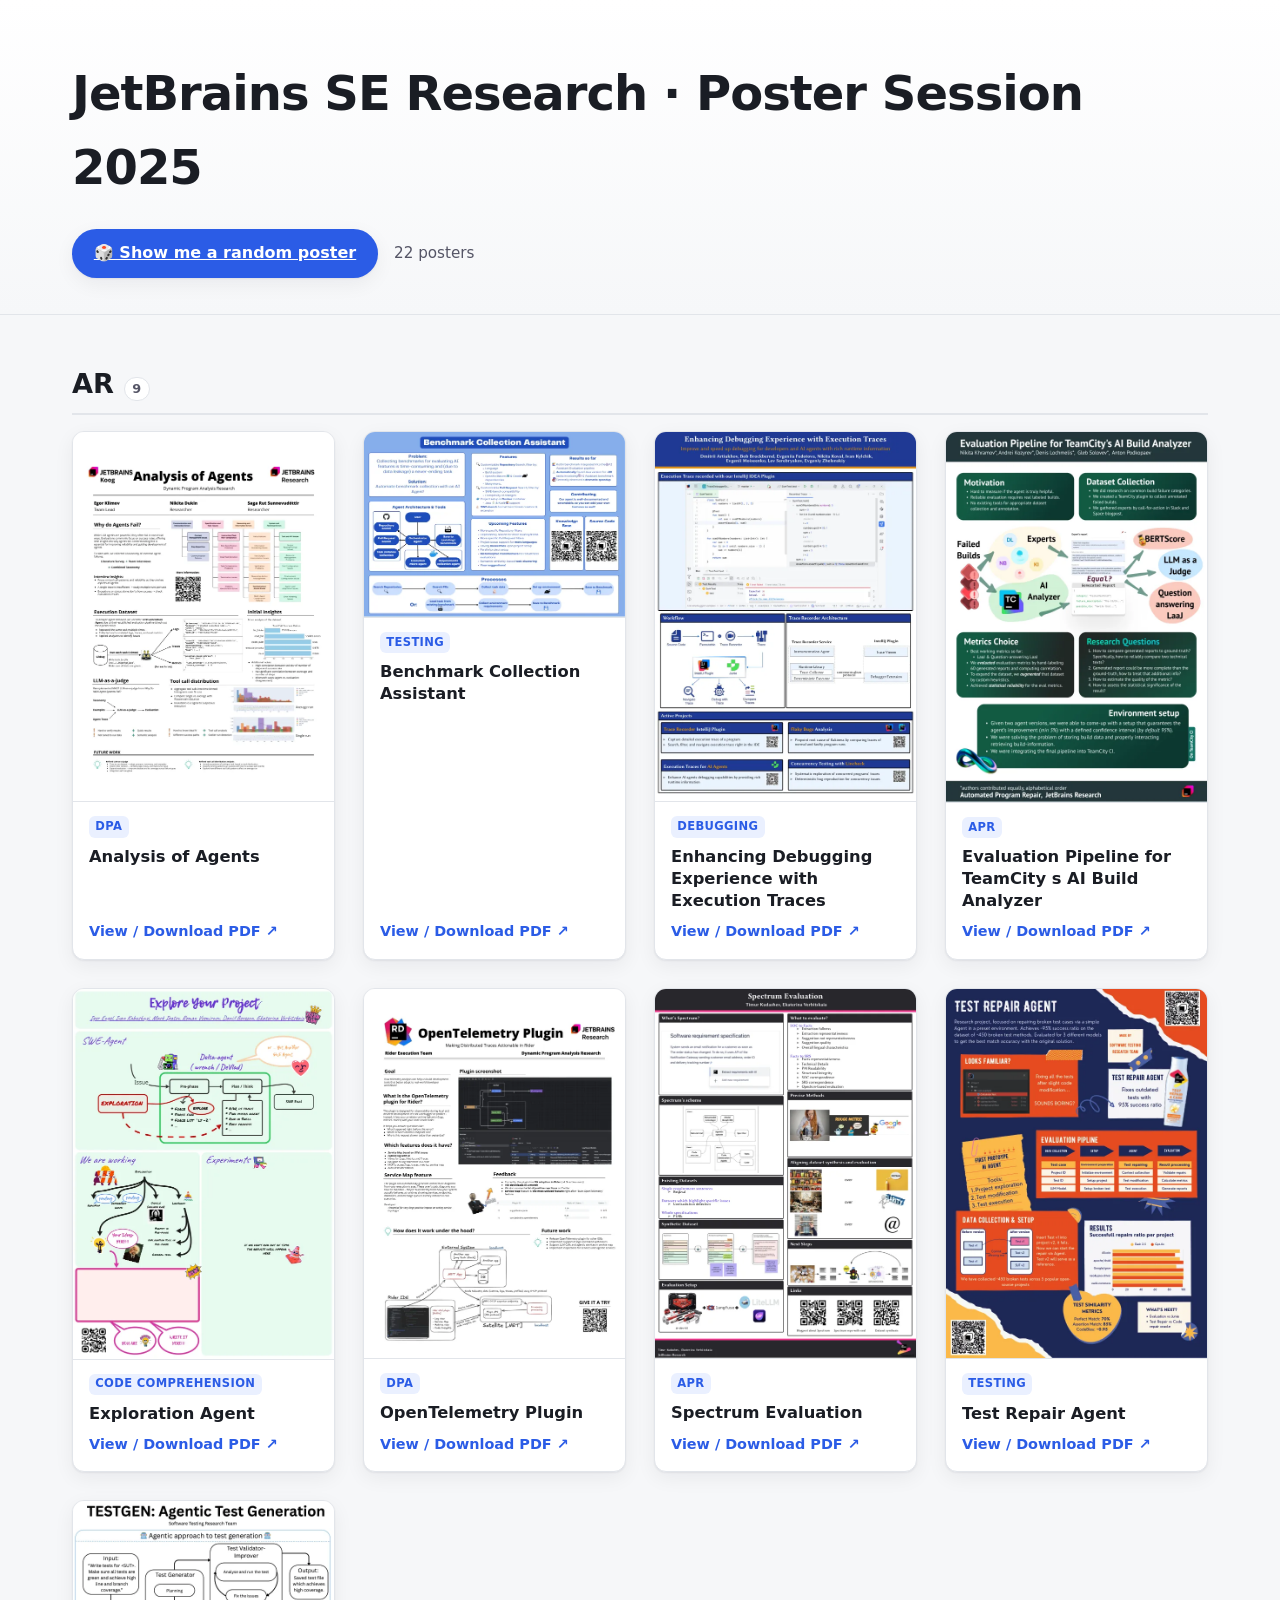
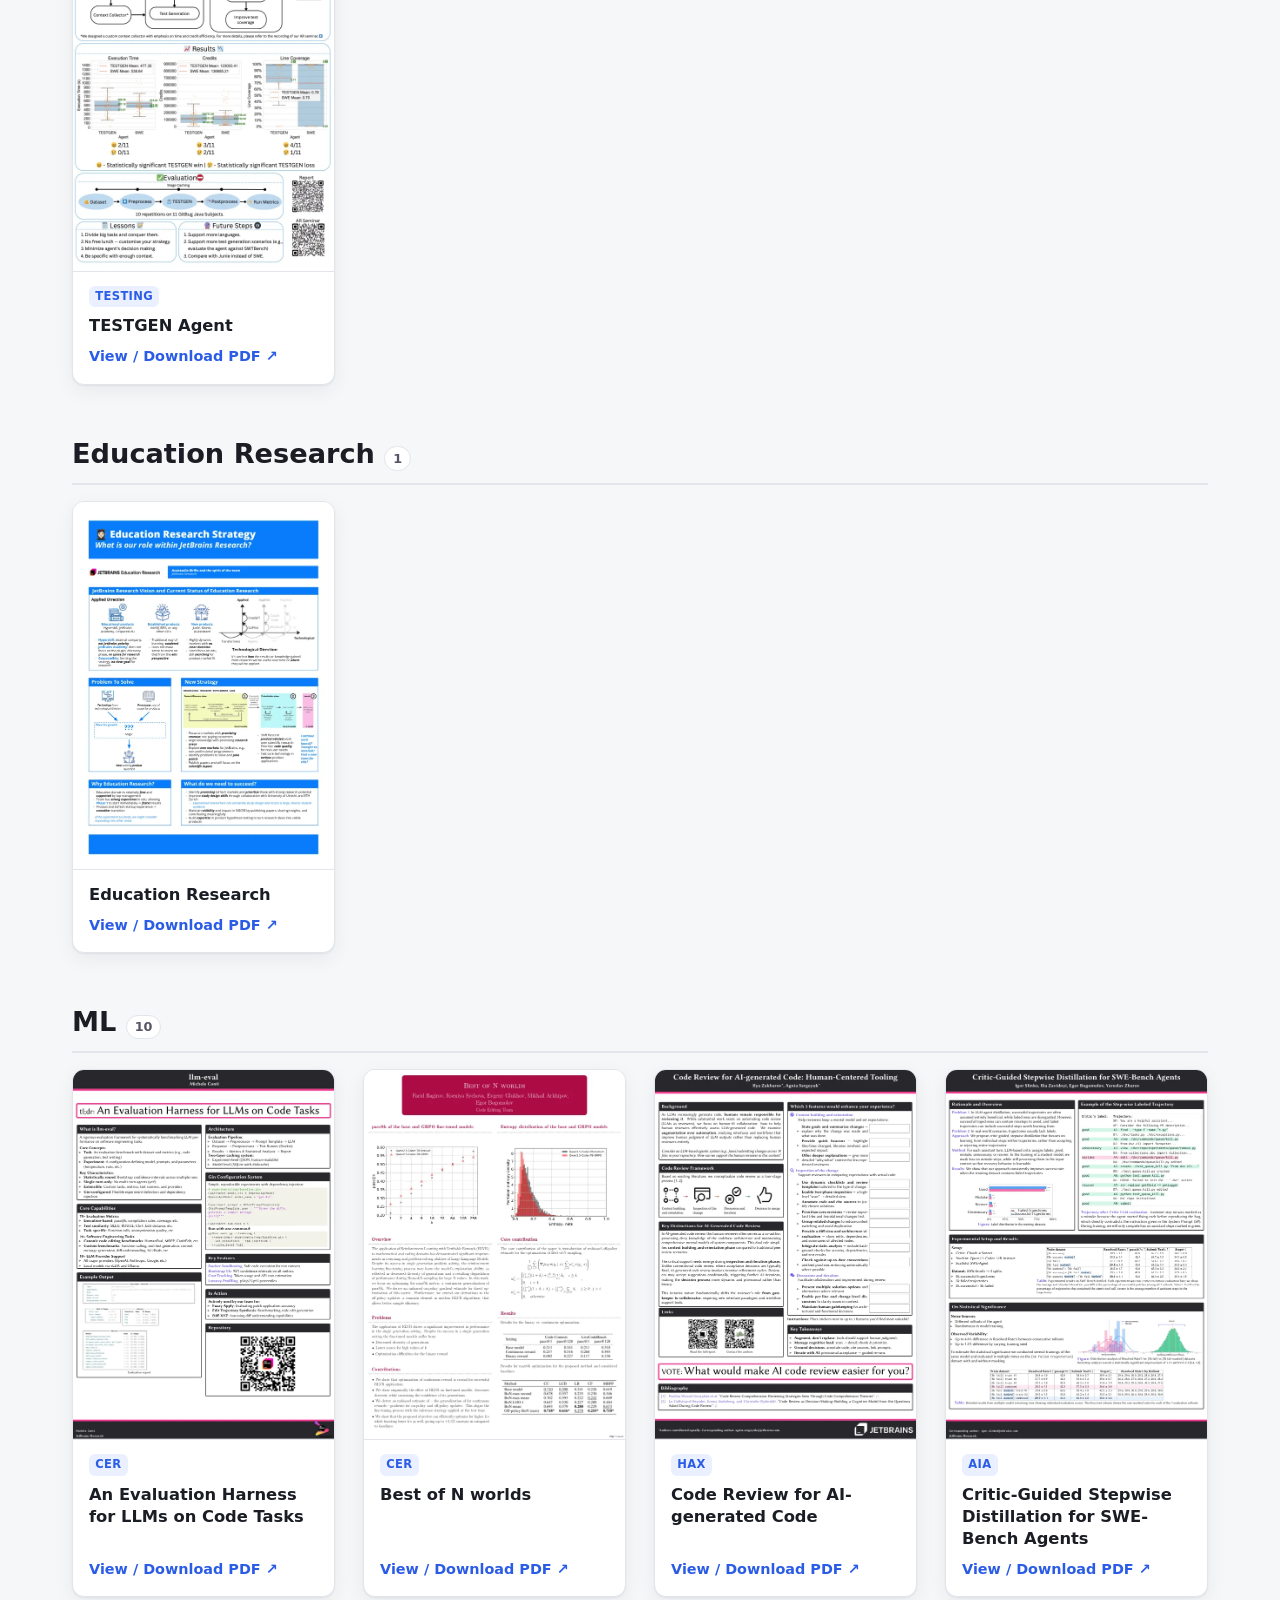
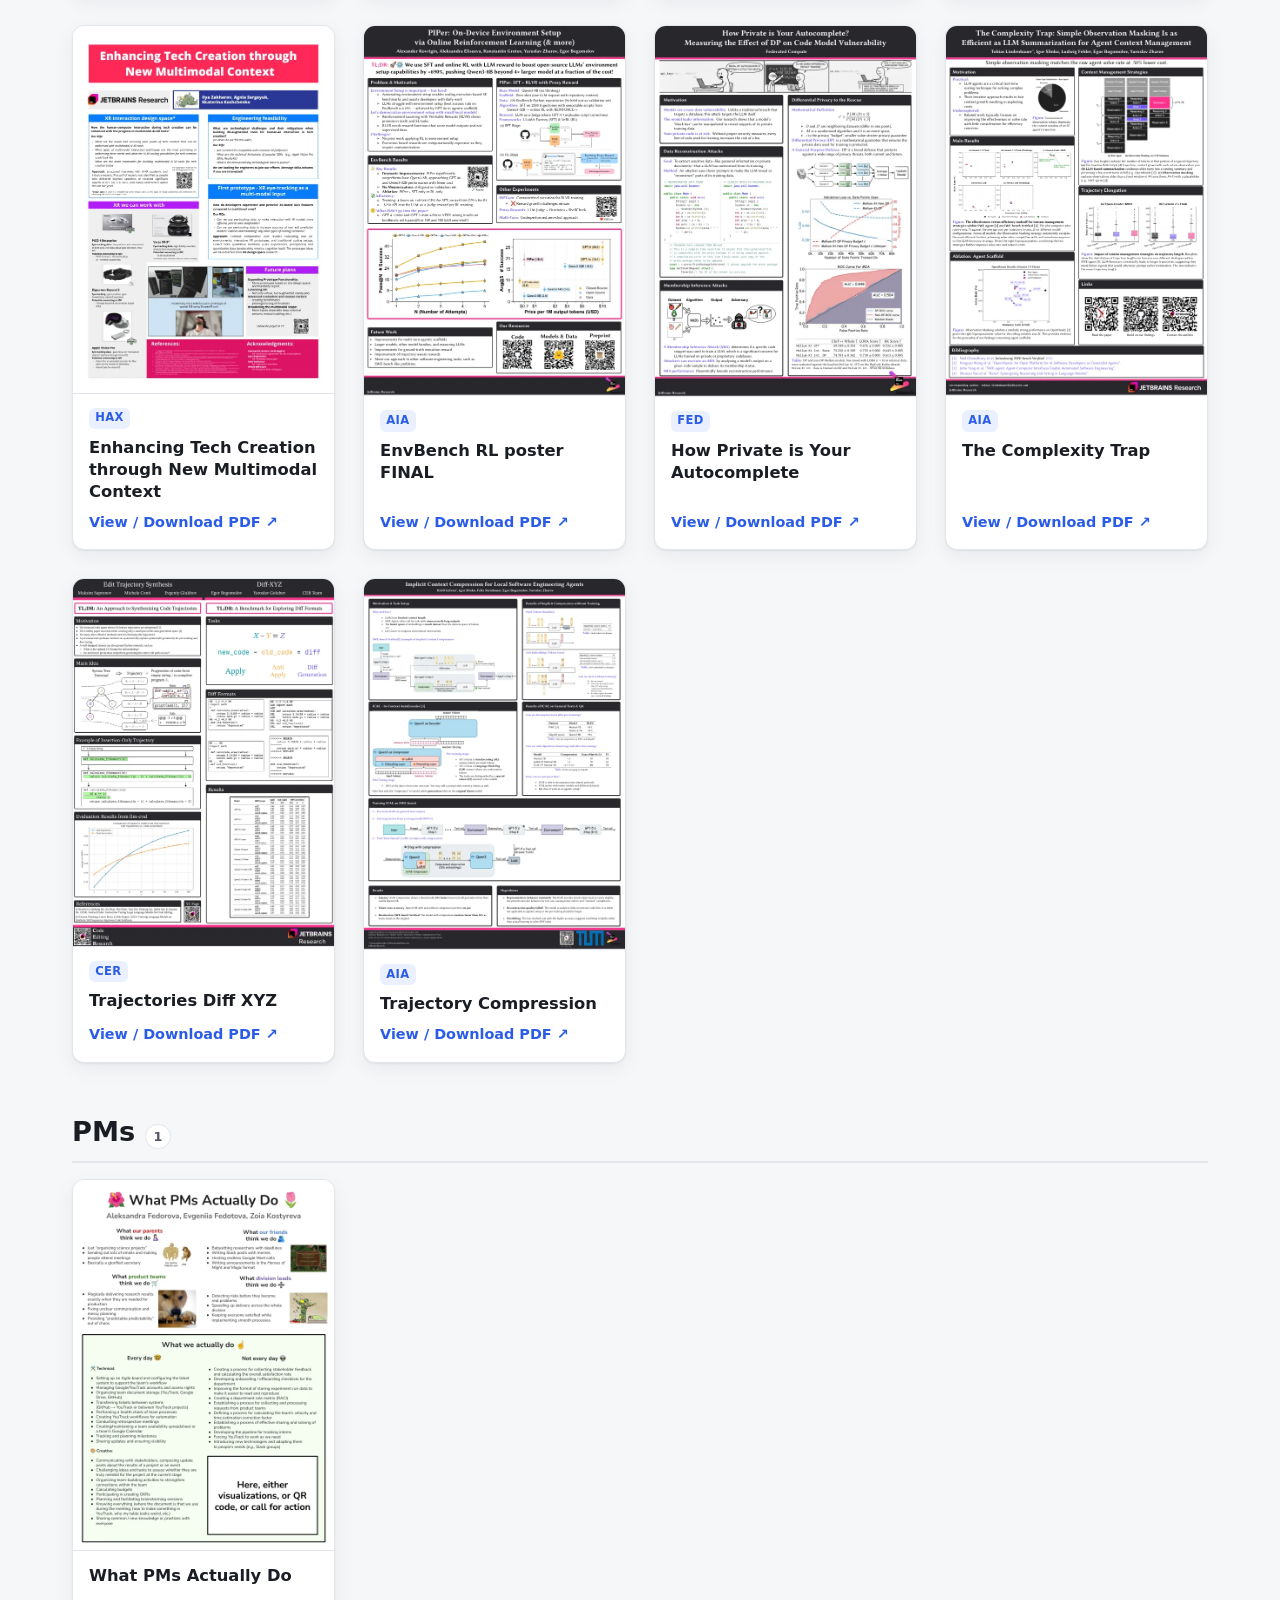
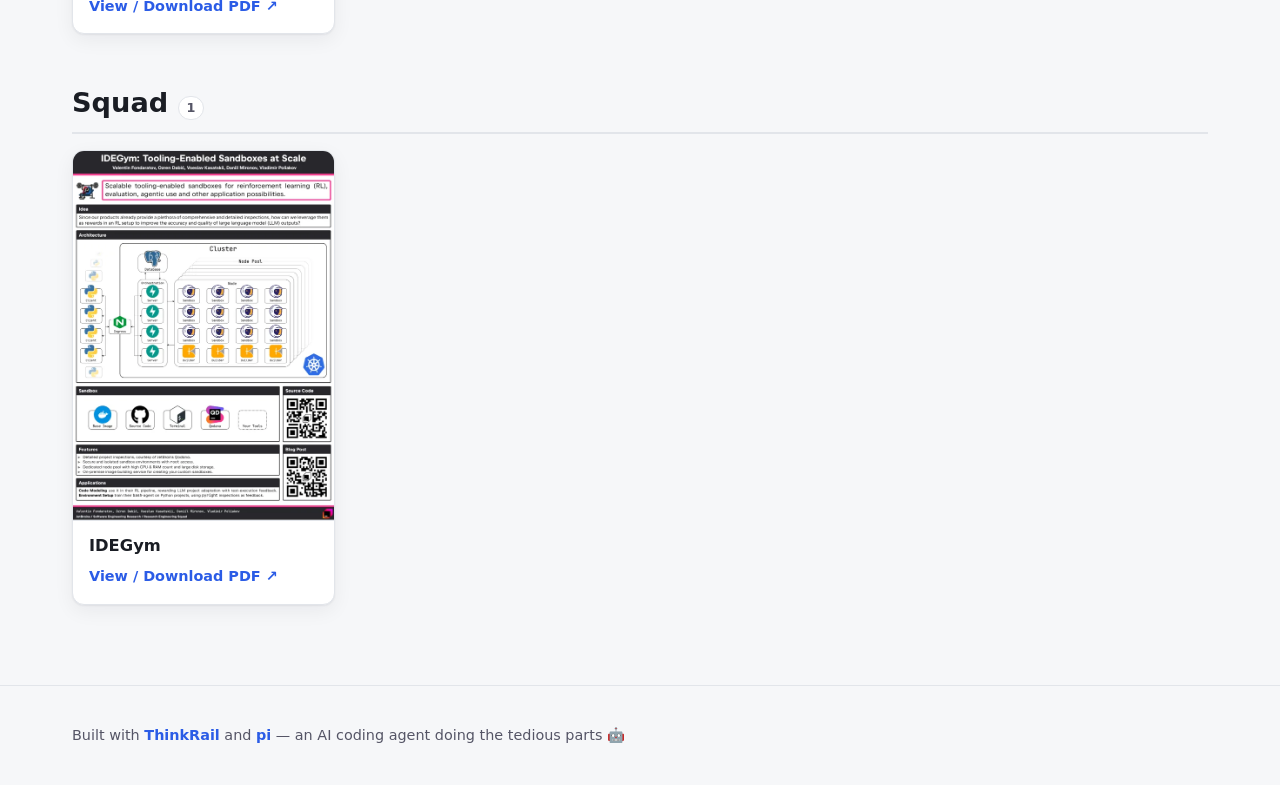
<file: index.html>
<!DOCTYPE html>
<!-- AUTO-GENERATED by scripts/build-gallery.py — do not edit by hand.
     Edit data/site.json, data/posters.csv, data/teams.csv, styles.css,
     or scripts/template.html, then rerun the build script. -->
<html lang="en">
<head>
  <meta charset="utf-8">
  <meta name="viewport" content="width=device-width, initial-scale=1">
  <title>JetBrains SE Research · Poster Session 2025</title>
  <meta name="description" content="">
  <link rel="stylesheet" href="styles.css">
  <script>document.documentElement.classList.add('js');</script>
</head>
<body>
  <a class="skip-link" href="#gallery">Skip to posters</a>
  <header class="site-header">
    <div class="wrap">
      <h1 class="site-title">JetBrains SE Research · Poster Session 2025</h1>
      
      
      <div class="header-actions">
        <a href="random.html" id="random-link" class="btn btn-primary js-only">
          🎲 Show me a random poster
        </a>
        <span class="poster-total">22 posters</span>
      </div>
    </div>
  </header>

  <main id="gallery" class="wrap">
<section class="team" aria-labelledby="team-ar">
  <h2 class="team-heading" id="team-ar">AR <span class="team-count">9</span></h2>
  <div class="grid">
<article class="card" id="poster-ar-dpa-analysis-of-agents">
  <a class="card-media" href="posters/%5BAR%5D%5BDPA%5D%20Analysis%20of%20Agents.pdf" target="_blank" rel="noopener" aria-label="Open PDF: Analysis of Agents"><img src="previews/thumbnails/ar-dpa-analysis-of-agents.webp" width="600" height="849" loading="eager" decoding="async" alt="Poster: Analysis of Agents"></a>
  <div class="card-body">
    <p class="card-badge">DPA</p>
    <h3 class="card-title"><a href="posters/%5BAR%5D%5BDPA%5D%20Analysis%20of%20Agents.pdf" target="_blank" rel="noopener">Analysis of Agents</a></h3>
    <a class="pdf-link" href="posters/%5BAR%5D%5BDPA%5D%20Analysis%20of%20Agents.pdf" target="_blank" rel="noopener" download>View / Download PDF <span aria-hidden="true">&#8599;</span></a>
  </div>
</article>
<article class="card" id="poster-ar-testing-benchmark-collection-assistant">
  <a class="card-media" href="posters/%5BAR%5D%5BTesting%5D%20Benchmark%20Collection%20Assistant.pdf" target="_blank" rel="noopener" aria-label="Open PDF: Benchmark Collection Assistant"><img src="previews/thumbnails/ar-testing-benchmark-collection-assistant.webp" width="600" height="425" loading="eager" decoding="async" alt="Poster: Benchmark Collection Assistant"></a>
  <div class="card-body">
    <p class="card-badge">Testing</p>
    <h3 class="card-title"><a href="posters/%5BAR%5D%5BTesting%5D%20Benchmark%20Collection%20Assistant.pdf" target="_blank" rel="noopener">Benchmark Collection Assistant</a></h3>
    <a class="pdf-link" href="posters/%5BAR%5D%5BTesting%5D%20Benchmark%20Collection%20Assistant.pdf" target="_blank" rel="noopener" download>View / Download PDF <span aria-hidden="true">&#8599;</span></a>
  </div>
</article>
<article class="card" id="poster-ar-debugging-enhancing-debugging-experience-with-execution-traces">
  <a class="card-media" href="posters/%5BAR%5D%5BDebugging%5D%20Enhancing%20Debugging%20Experience%20with%20Execution%20Traces.pdf" target="_blank" rel="noopener" aria-label="Open PDF: Enhancing Debugging Experience with Execution Traces"><img src="previews/thumbnails/ar-debugging-enhancing-debugging-experience-with-execution-traces.webp" width="600" height="849" loading="eager" decoding="async" alt="Poster: Enhancing Debugging Experience with Execution Traces"></a>
  <div class="card-body">
    <p class="card-badge">Debugging</p>
    <h3 class="card-title"><a href="posters/%5BAR%5D%5BDebugging%5D%20Enhancing%20Debugging%20Experience%20with%20Execution%20Traces.pdf" target="_blank" rel="noopener">Enhancing Debugging Experience with Execution Traces</a></h3>
    <a class="pdf-link" href="posters/%5BAR%5D%5BDebugging%5D%20Enhancing%20Debugging%20Experience%20with%20Execution%20Traces.pdf" target="_blank" rel="noopener" download>View / Download PDF <span aria-hidden="true">&#8599;</span></a>
  </div>
</article>
<article class="card" id="poster-ar-apr-evaluation-pipeline-for-teamcity-s-ai-build-analyzer">
  <a class="card-media" href="posters/%5BAR%5D%5BAPR%5D%20Evaluation%20Pipeline%20for%20TeamCity_s%20AI%20Build%20Analyzer.pdf" target="_blank" rel="noopener" aria-label="Open PDF: Evaluation Pipeline for TeamCity s AI Build Analyzer"><img src="previews/thumbnails/ar-apr-evaluation-pipeline-for-teamcity-s-ai-build-analyzer.webp" width="600" height="850" loading="eager" decoding="async" alt="Poster: Evaluation Pipeline for TeamCity s AI Build Analyzer"></a>
  <div class="card-body">
    <p class="card-badge">APR</p>
    <h3 class="card-title"><a href="posters/%5BAR%5D%5BAPR%5D%20Evaluation%20Pipeline%20for%20TeamCity_s%20AI%20Build%20Analyzer.pdf" target="_blank" rel="noopener">Evaluation Pipeline for TeamCity s AI Build Analyzer</a></h3>
    <a class="pdf-link" href="posters/%5BAR%5D%5BAPR%5D%20Evaluation%20Pipeline%20for%20TeamCity_s%20AI%20Build%20Analyzer.pdf" target="_blank" rel="noopener" download>View / Download PDF <span aria-hidden="true">&#8599;</span></a>
  </div>
</article>
<article class="card" id="poster-ar-code-comprehension-exploration-agent">
  <a class="card-media" href="posters/%5BAR%5D%5BCode%20Comprehension%5D%20Exploration%20Agent.pdf" target="_blank" rel="noopener" aria-label="Open PDF: Exploration Agent"><img src="previews/thumbnails/ar-code-comprehension-exploration-agent.webp" width="600" height="851" loading="lazy" decoding="async" alt="Poster: Exploration Agent"></a>
  <div class="card-body">
    <p class="card-badge">Code Comprehension</p>
    <h3 class="card-title"><a href="posters/%5BAR%5D%5BCode%20Comprehension%5D%20Exploration%20Agent.pdf" target="_blank" rel="noopener">Exploration Agent</a></h3>
    <a class="pdf-link" href="posters/%5BAR%5D%5BCode%20Comprehension%5D%20Exploration%20Agent.pdf" target="_blank" rel="noopener" download>View / Download PDF <span aria-hidden="true">&#8599;</span></a>
  </div>
</article>
<article class="card" id="poster-ar-dpa-opentelemetry-plugin">
  <a class="card-media" href="posters/%5BAR%5D%5BDPA%5D%20OpenTelemetry%20Plugin.pdf" target="_blank" rel="noopener" aria-label="Open PDF: OpenTelemetry Plugin"><img src="previews/thumbnails/ar-dpa-opentelemetry-plugin.webp" width="600" height="849" loading="lazy" decoding="async" alt="Poster: OpenTelemetry Plugin"></a>
  <div class="card-body">
    <p class="card-badge">DPA</p>
    <h3 class="card-title"><a href="posters/%5BAR%5D%5BDPA%5D%20OpenTelemetry%20Plugin.pdf" target="_blank" rel="noopener">OpenTelemetry Plugin</a></h3>
    <a class="pdf-link" href="posters/%5BAR%5D%5BDPA%5D%20OpenTelemetry%20Plugin.pdf" target="_blank" rel="noopener" download>View / Download PDF <span aria-hidden="true">&#8599;</span></a>
  </div>
</article>
<article class="card" id="poster-ar-apr-spectrum-evaluation">
  <a class="card-media" href="posters/%5BAR%5D%5BAPR%5D%20Spectrum%20Evaluation.pdf" target="_blank" rel="noopener" aria-label="Open PDF: Spectrum Evaluation"><img src="previews/thumbnails/ar-apr-spectrum-evaluation.webp" width="600" height="849" loading="lazy" decoding="async" alt="Poster: Spectrum Evaluation"></a>
  <div class="card-body">
    <p class="card-badge">APR</p>
    <h3 class="card-title"><a href="posters/%5BAR%5D%5BAPR%5D%20Spectrum%20Evaluation.pdf" target="_blank" rel="noopener">Spectrum Evaluation</a></h3>
    <a class="pdf-link" href="posters/%5BAR%5D%5BAPR%5D%20Spectrum%20Evaluation.pdf" target="_blank" rel="noopener" download>View / Download PDF <span aria-hidden="true">&#8599;</span></a>
  </div>
</article>
<article class="card" id="poster-ar-testing-test-repair-agent">
  <a class="card-media" href="posters/%5BAR%5D%5BTesting%5D%20Test%20Repair%20Agent.pdf" target="_blank" rel="noopener" aria-label="Open PDF: Test Repair Agent"><img src="previews/thumbnails/ar-testing-test-repair-agent.webp" width="600" height="850" loading="lazy" decoding="async" alt="Poster: Test Repair Agent"></a>
  <div class="card-body">
    <p class="card-badge">Testing</p>
    <h3 class="card-title"><a href="posters/%5BAR%5D%5BTesting%5D%20Test%20Repair%20Agent.pdf" target="_blank" rel="noopener">Test Repair Agent</a></h3>
    <a class="pdf-link" href="posters/%5BAR%5D%5BTesting%5D%20Test%20Repair%20Agent.pdf" target="_blank" rel="noopener" download>View / Download PDF <span aria-hidden="true">&#8599;</span></a>
  </div>
</article>
<article class="card" id="poster-ar-testing-testgen-agent">
  <a class="card-media" href="posters/%5BAR%5D%5BTesting%5D%20TESTGEN%20Agent.pdf" target="_blank" rel="noopener" aria-label="Open PDF: TESTGEN Agent"><img src="previews/thumbnails/ar-testing-testgen-agent.webp" width="600" height="850" loading="lazy" decoding="async" alt="Poster: TESTGEN Agent"></a>
  <div class="card-body">
    <p class="card-badge">Testing</p>
    <h3 class="card-title"><a href="posters/%5BAR%5D%5BTesting%5D%20TESTGEN%20Agent.pdf" target="_blank" rel="noopener">TESTGEN Agent</a></h3>
    <a class="pdf-link" href="posters/%5BAR%5D%5BTesting%5D%20TESTGEN%20Agent.pdf" target="_blank" rel="noopener" download>View / Download PDF <span aria-hidden="true">&#8599;</span></a>
  </div>
</article>
  </div>
</section>
<section class="team" aria-labelledby="team-education-research">
  <h2 class="team-heading" id="team-education-research">Education Research <span class="team-count">1</span></h2>
  <div class="grid">
<article class="card" id="poster-education-research">
  <a class="card-media" href="posters/%5BEducation%20Research%5D.pdf" target="_blank" rel="noopener" aria-label="Open PDF: Education Research"><img src="previews/thumbnails/education-research.webp" width="600" height="843" loading="lazy" decoding="async" alt="Poster: Education Research"></a>
  <div class="card-body">
    <h3 class="card-title"><a href="posters/%5BEducation%20Research%5D.pdf" target="_blank" rel="noopener">Education Research</a></h3>
    <a class="pdf-link" href="posters/%5BEducation%20Research%5D.pdf" target="_blank" rel="noopener" download>View / Download PDF <span aria-hidden="true">&#8599;</span></a>
  </div>
</article>
  </div>
</section>
<section class="team" aria-labelledby="team-ml">
  <h2 class="team-heading" id="team-ml">ML <span class="team-count">10</span></h2>
  <div class="grid">
<article class="card" id="poster-ml-cer-an-evaluation-harness-for-llms-on-code-tasks">
  <a class="card-media" href="posters/%5BML%5D%5BCER%5D%20An%20Evaluation%20Harness%20for%20LLMs%20on%20Code%20Tasks.pdf" target="_blank" rel="noopener" aria-label="Open PDF: An Evaluation Harness for LLMs on Code Tasks"><img src="previews/thumbnails/ml-cer-an-evaluation-harness-for-llms-on-code-tasks.webp" width="600" height="849" loading="lazy" decoding="async" alt="Poster: An Evaluation Harness for LLMs on Code Tasks"></a>
  <div class="card-body">
    <p class="card-badge">CER</p>
    <h3 class="card-title"><a href="posters/%5BML%5D%5BCER%5D%20An%20Evaluation%20Harness%20for%20LLMs%20on%20Code%20Tasks.pdf" target="_blank" rel="noopener">An Evaluation Harness for LLMs on Code Tasks</a></h3>
    <a class="pdf-link" href="posters/%5BML%5D%5BCER%5D%20An%20Evaluation%20Harness%20for%20LLMs%20on%20Code%20Tasks.pdf" target="_blank" rel="noopener" download>View / Download PDF <span aria-hidden="true">&#8599;</span></a>
  </div>
</article>
<article class="card" id="poster-ml-cer-best-of-n-worlds">
  <a class="card-media" href="posters/%5BML%5D%5BCER%5D%20Best%20of%20N%20worlds.pdf" target="_blank" rel="noopener" aria-label="Open PDF: Best of N worlds"><img src="previews/thumbnails/ml-cer-best-of-n-worlds.webp" width="600" height="849" loading="lazy" decoding="async" alt="Poster: Best of N worlds"></a>
  <div class="card-body">
    <p class="card-badge">CER</p>
    <h3 class="card-title"><a href="posters/%5BML%5D%5BCER%5D%20Best%20of%20N%20worlds.pdf" target="_blank" rel="noopener">Best of N worlds</a></h3>
    <a class="pdf-link" href="posters/%5BML%5D%5BCER%5D%20Best%20of%20N%20worlds.pdf" target="_blank" rel="noopener" download>View / Download PDF <span aria-hidden="true">&#8599;</span></a>
  </div>
</article>
<article class="card" id="poster-ml-hax-code-review-for-ai-generated-code">
  <a class="card-media" href="posters/%5BML%5D%5BHAX%5D%20Code%20Review%20for%20AI-generated%20Code.pdf" target="_blank" rel="noopener" aria-label="Open PDF: Code Review for AI-generated Code"><img src="previews/thumbnails/ml-hax-code-review-for-ai-generated-code.webp" width="600" height="849" loading="lazy" decoding="async" alt="Poster: Code Review for AI-generated Code"></a>
  <div class="card-body">
    <p class="card-badge">HAX</p>
    <h3 class="card-title"><a href="posters/%5BML%5D%5BHAX%5D%20Code%20Review%20for%20AI-generated%20Code.pdf" target="_blank" rel="noopener">Code Review for AI-generated Code</a></h3>
    <a class="pdf-link" href="posters/%5BML%5D%5BHAX%5D%20Code%20Review%20for%20AI-generated%20Code.pdf" target="_blank" rel="noopener" download>View / Download PDF <span aria-hidden="true">&#8599;</span></a>
  </div>
</article>
<article class="card" id="poster-ml-aia-critic-guided-stepwise-distillation-for-swe-bench-agents">
  <a class="card-media" href="posters/%5BML%5D%5BAIA%5D%20Critic-Guided%20Stepwise%20Distillation%20for%20SWE-Bench%20Agents.pdf" target="_blank" rel="noopener" aria-label="Open PDF: Critic-Guided Stepwise Distillation for SWE-Bench Agents"><img src="previews/thumbnails/ml-aia-critic-guided-stepwise-distillation-for-swe-bench-agents.webp" width="600" height="849" loading="lazy" decoding="async" alt="Poster: Critic-Guided Stepwise Distillation for SWE-Bench Agents"></a>
  <div class="card-body">
    <p class="card-badge">AIA</p>
    <h3 class="card-title"><a href="posters/%5BML%5D%5BAIA%5D%20Critic-Guided%20Stepwise%20Distillation%20for%20SWE-Bench%20Agents.pdf" target="_blank" rel="noopener">Critic-Guided Stepwise Distillation for SWE-Bench Agents</a></h3>
    <a class="pdf-link" href="posters/%5BML%5D%5BAIA%5D%20Critic-Guided%20Stepwise%20Distillation%20for%20SWE-Bench%20Agents.pdf" target="_blank" rel="noopener" download>View / Download PDF <span aria-hidden="true">&#8599;</span></a>
  </div>
</article>
<article class="card" id="poster-ml-hax-enhancing-tech-creation-through-new-multimodal-context">
  <a class="card-media" href="posters/%5BML%5D%5BHAX%5D%20Enhancing%20Tech%20Creation%20through%20New%20Multimodal%20Context.pdf" target="_blank" rel="noopener" aria-label="Open PDF: Enhancing Tech Creation through New Multimodal Context"><img src="previews/thumbnails/ml-hax-enhancing-tech-creation-through-new-multimodal-context.webp" width="600" height="843" loading="lazy" decoding="async" alt="Poster: Enhancing Tech Creation through New Multimodal Context"></a>
  <div class="card-body">
    <p class="card-badge">HAX</p>
    <h3 class="card-title"><a href="posters/%5BML%5D%5BHAX%5D%20Enhancing%20Tech%20Creation%20through%20New%20Multimodal%20Context.pdf" target="_blank" rel="noopener">Enhancing Tech Creation through New Multimodal Context</a></h3>
    <a class="pdf-link" href="posters/%5BML%5D%5BHAX%5D%20Enhancing%20Tech%20Creation%20through%20New%20Multimodal%20Context.pdf" target="_blank" rel="noopener" download>View / Download PDF <span aria-hidden="true">&#8599;</span></a>
  </div>
</article>
<article class="card" id="poster-ml-aia-envbench-rl-poster-final-1">
  <a class="card-media" href="posters/%5BML%5D%5BAIA%5D%20EnvBench_RL_poster_FINAL%20%281%29.pdf" target="_blank" rel="noopener" aria-label="Open PDF: EnvBench RL poster FINAL"><img src="previews/thumbnails/ml-aia-envbench-rl-poster-final-1.webp" width="600" height="849" loading="lazy" decoding="async" alt="Poster: EnvBench RL poster FINAL"></a>
  <div class="card-body">
    <p class="card-badge">AIA</p>
    <h3 class="card-title"><a href="posters/%5BML%5D%5BAIA%5D%20EnvBench_RL_poster_FINAL%20%281%29.pdf" target="_blank" rel="noopener">EnvBench RL poster FINAL</a></h3>
    <a class="pdf-link" href="posters/%5BML%5D%5BAIA%5D%20EnvBench_RL_poster_FINAL%20%281%29.pdf" target="_blank" rel="noopener" download>View / Download PDF <span aria-hidden="true">&#8599;</span></a>
  </div>
</article>
<article class="card" id="poster-ml-fed-how-private-is-your-autocomplete">
  <a class="card-media" href="posters/%5BML%5D%5BFED%5D%20How%20Private%20is%20Your%20Autocomplete_.pdf" target="_blank" rel="noopener" aria-label="Open PDF: How Private is Your Autocomplete"><img src="previews/thumbnails/ml-fed-how-private-is-your-autocomplete.webp" width="600" height="850" loading="lazy" decoding="async" alt="Poster: How Private is Your Autocomplete"></a>
  <div class="card-body">
    <p class="card-badge">FED</p>
    <h3 class="card-title"><a href="posters/%5BML%5D%5BFED%5D%20How%20Private%20is%20Your%20Autocomplete_.pdf" target="_blank" rel="noopener">How Private is Your Autocomplete</a></h3>
    <a class="pdf-link" href="posters/%5BML%5D%5BFED%5D%20How%20Private%20is%20Your%20Autocomplete_.pdf" target="_blank" rel="noopener" download>View / Download PDF <span aria-hidden="true">&#8599;</span></a>
  </div>
</article>
<article class="card" id="poster-ml-aia-the-complexity-trap">
  <a class="card-media" href="posters/%5BML%5D%5BAIA%5D%20The%20Complexity%20Trap.pdf" target="_blank" rel="noopener" aria-label="Open PDF: The Complexity Trap"><img src="previews/thumbnails/ml-aia-the-complexity-trap.webp" width="600" height="849" loading="lazy" decoding="async" alt="Poster: The Complexity Trap"></a>
  <div class="card-body">
    <p class="card-badge">AIA</p>
    <h3 class="card-title"><a href="posters/%5BML%5D%5BAIA%5D%20The%20Complexity%20Trap.pdf" target="_blank" rel="noopener">The Complexity Trap</a></h3>
    <a class="pdf-link" href="posters/%5BML%5D%5BAIA%5D%20The%20Complexity%20Trap.pdf" target="_blank" rel="noopener" download>View / Download PDF <span aria-hidden="true">&#8599;</span></a>
  </div>
</article>
<article class="card" id="poster-ml-cer-trajectories-diff-xyz">
  <a class="card-media" href="posters/%5BML%5D%5BCER%5D%20Trajectories_Diff_XYZ.pdf" target="_blank" rel="noopener" aria-label="Open PDF: Trajectories Diff XYZ"><img src="previews/thumbnails/ml-cer-trajectories-diff-xyz.webp" width="600" height="843" loading="lazy" decoding="async" alt="Poster: Trajectories Diff XYZ"></a>
  <div class="card-body">
    <p class="card-badge">CER</p>
    <h3 class="card-title"><a href="posters/%5BML%5D%5BCER%5D%20Trajectories_Diff_XYZ.pdf" target="_blank" rel="noopener">Trajectories Diff XYZ</a></h3>
    <a class="pdf-link" href="posters/%5BML%5D%5BCER%5D%20Trajectories_Diff_XYZ.pdf" target="_blank" rel="noopener" download>View / Download PDF <span aria-hidden="true">&#8599;</span></a>
  </div>
</article>
<article class="card" id="poster-ml-aia-trajectory-compression">
  <a class="card-media" href="posters/%5BML%5D%5BAIA%5D%20Trajectory_Compression.pdf" target="_blank" rel="noopener" aria-label="Open PDF: Trajectory Compression"><img src="previews/thumbnails/ml-aia-trajectory-compression.webp" width="600" height="850" loading="lazy" decoding="async" alt="Poster: Trajectory Compression"></a>
  <div class="card-body">
    <p class="card-badge">AIA</p>
    <h3 class="card-title"><a href="posters/%5BML%5D%5BAIA%5D%20Trajectory_Compression.pdf" target="_blank" rel="noopener">Trajectory Compression</a></h3>
    <a class="pdf-link" href="posters/%5BML%5D%5BAIA%5D%20Trajectory_Compression.pdf" target="_blank" rel="noopener" download>View / Download PDF <span aria-hidden="true">&#8599;</span></a>
  </div>
</article>
  </div>
</section>
<section class="team" aria-labelledby="team-pms">
  <h2 class="team-heading" id="team-pms">PMs <span class="team-count">1</span></h2>
  <div class="grid">
<article class="card" id="poster-pms-what-pms-actually-do">
  <a class="card-media" href="posters/%5BPMs%5D%20What%20PMs%20Actually%20Do.pdf" target="_blank" rel="noopener" aria-label="Open PDF: What PMs Actually Do"><img src="previews/thumbnails/pms-what-pms-actually-do.webp" width="600" height="850" loading="lazy" decoding="async" alt="Poster: What PMs Actually Do"></a>
  <div class="card-body">
    <h3 class="card-title"><a href="posters/%5BPMs%5D%20What%20PMs%20Actually%20Do.pdf" target="_blank" rel="noopener">What PMs Actually Do</a></h3>
    <a class="pdf-link" href="posters/%5BPMs%5D%20What%20PMs%20Actually%20Do.pdf" target="_blank" rel="noopener" download>View / Download PDF <span aria-hidden="true">&#8599;</span></a>
  </div>
</article>
  </div>
</section>
<section class="team" aria-labelledby="team-squad">
  <h2 class="team-heading" id="team-squad">Squad <span class="team-count">1</span></h2>
  <div class="grid">
<article class="card" id="poster-squad-idegym">
  <a class="card-media" href="posters/%5BSquad%5D%20IDEGym.pdf" target="_blank" rel="noopener" aria-label="Open PDF: IDEGym"><img src="previews/thumbnails/squad-idegym.webp" width="600" height="849" loading="lazy" decoding="async" alt="Poster: IDEGym"></a>
  <div class="card-body">
    <h3 class="card-title"><a href="posters/%5BSquad%5D%20IDEGym.pdf" target="_blank" rel="noopener">IDEGym</a></h3>
    <a class="pdf-link" href="posters/%5BSquad%5D%20IDEGym.pdf" target="_blank" rel="noopener" download>View / Download PDF <span aria-hidden="true">&#8599;</span></a>
  </div>
</article>
  </div>
</section>
  </main>

  <footer class="site-footer">
    <div class="wrap">
      <p>Built with <a href="https://thinkrail.ai" target="_blank" rel="noopener">ThinkRail</a> and <a href="https://pi.dev" target="_blank" rel="noopener">pi</a> — an AI coding agent doing the tedious parts 🤖</p>
    </div>
  </footer>
</body>
</html>
</file>
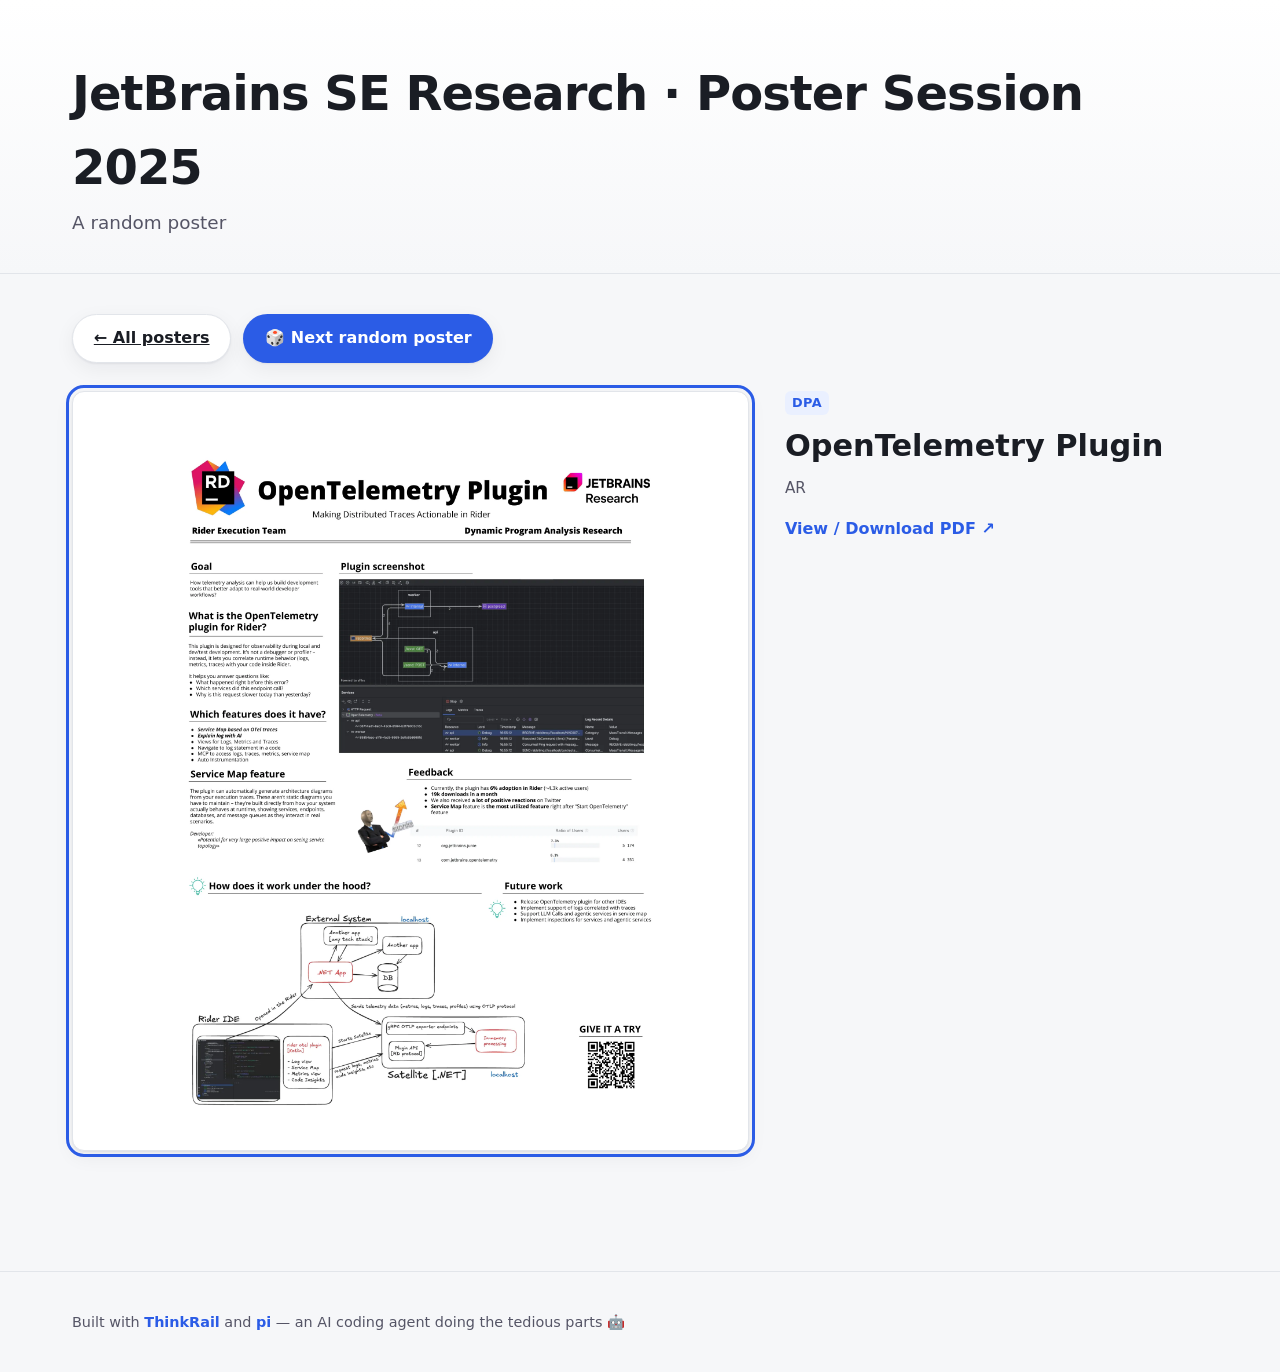
<file: random.html>
<!DOCTYPE html>
<!-- AUTO-GENERATED by scripts/build-gallery.py — do not edit by hand.
     Edit scripts/random-template.html, random.js, styles.css, then rebuild. -->
<html lang="en">
<head>
  <meta charset="utf-8">
  <meta name="viewport" content="width=device-width, initial-scale=1">
  <title>Random poster · JetBrains SE Research · Poster Session 2025</title>
  <meta name="robots" content="noindex">
  <link rel="stylesheet" href="styles.css">
  <script>document.documentElement.classList.add('js');</script>
</head>
<body>
  <a class="skip-link" href="#viewer">Skip to poster</a>
  <header class="site-header">
    <div class="wrap">
      <h1 class="site-title"><a href="index.html" style="color:inherit;text-decoration:none">JetBrains SE Research · Poster Session 2025</a></h1>
      <p class="site-subtitle">A random poster</p>
    </div>
  </header>

  <main id="viewer" class="wrap viewer-main">
    <div class="viewer-controls">
      <a href="index.html" class="btn btn-secondary">&#8592; All posters</a>
      <button type="button" id="next-btn" class="btn btn-primary js-only">
        🎲 Next random poster
      </button>
    </div>

    <div id="stage" aria-live="polite">
      <noscript>
        <p class="viewer-empty">
          The random-poster viewer needs JavaScript.
          <a href="index.html">Browse all posters instead</a>.
        </p>
      </noscript>
    </div>
  </main>

  <footer class="site-footer">
    <div class="wrap"><p>Built with <a href="https://thinkrail.ai" target="_blank" rel="noopener">ThinkRail</a> and <a href="https://pi.dev" target="_blank" rel="noopener">pi</a> — an AI coding agent doing the tedious parts 🤖</p></div>
  </footer>

  <script id="poster-data" type="application/json">[{"id":"ar-apr-evaluation-pipeline-for-teamcity-s-ai-build-analyzer","title":"Evaluation Pipeline for TeamCity s AI Build Analyzer","authors":"","subteam":"APR","team":"AR","description":"","pdf":"posters/%5BAR%5D%5BAPR%5D%20Evaluation%20Pipeline%20for%20TeamCity_s%20AI%20Build%20Analyzer.pdf","img":"previews/large/ar-apr-evaluation-pipeline-for-teamcity-s-ai-build-analyzer.webp","w":600,"h":850,"alt":"Poster: Evaluation Pipeline for TeamCity s AI Build Analyzer"},{"id":"ar-apr-spectrum-evaluation","title":"Spectrum Evaluation","authors":"","subteam":"APR","team":"AR","description":"","pdf":"posters/%5BAR%5D%5BAPR%5D%20Spectrum%20Evaluation.pdf","img":"previews/large/ar-apr-spectrum-evaluation.webp","w":600,"h":849,"alt":"Poster: Spectrum Evaluation"},{"id":"ar-code-comprehension-exploration-agent","title":"Exploration Agent","authors":"","subteam":"Code Comprehension","team":"AR","description":"","pdf":"posters/%5BAR%5D%5BCode%20Comprehension%5D%20Exploration%20Agent.pdf","img":"previews/large/ar-code-comprehension-exploration-agent.webp","w":600,"h":851,"alt":"Poster: Exploration Agent"},{"id":"ar-dpa-analysis-of-agents","title":"Analysis of Agents","authors":"","subteam":"DPA","team":"AR","description":"","pdf":"posters/%5BAR%5D%5BDPA%5D%20Analysis%20of%20Agents.pdf","img":"previews/large/ar-dpa-analysis-of-agents.webp","w":600,"h":849,"alt":"Poster: Analysis of Agents"},{"id":"ar-dpa-opentelemetry-plugin","title":"OpenTelemetry Plugin","authors":"","subteam":"DPA","team":"AR","description":"","pdf":"posters/%5BAR%5D%5BDPA%5D%20OpenTelemetry%20Plugin.pdf","img":"previews/large/ar-dpa-opentelemetry-plugin.webp","w":600,"h":849,"alt":"Poster: OpenTelemetry Plugin"},{"id":"ar-debugging-enhancing-debugging-experience-with-execution-traces","title":"Enhancing Debugging Experience with Execution Traces","authors":"","subteam":"Debugging","team":"AR","description":"","pdf":"posters/%5BAR%5D%5BDebugging%5D%20Enhancing%20Debugging%20Experience%20with%20Execution%20Traces.pdf","img":"previews/large/ar-debugging-enhancing-debugging-experience-with-execution-traces.webp","w":600,"h":849,"alt":"Poster: Enhancing Debugging Experience with Execution Traces"},{"id":"ar-testing-benchmark-collection-assistant","title":"Benchmark Collection Assistant","authors":"","subteam":"Testing","team":"AR","description":"","pdf":"posters/%5BAR%5D%5BTesting%5D%20Benchmark%20Collection%20Assistant.pdf","img":"previews/large/ar-testing-benchmark-collection-assistant.webp","w":600,"h":425,"alt":"Poster: Benchmark Collection Assistant"},{"id":"ar-testing-testgen-agent","title":"TESTGEN Agent","authors":"","subteam":"Testing","team":"AR","description":"","pdf":"posters/%5BAR%5D%5BTesting%5D%20TESTGEN%20Agent.pdf","img":"previews/large/ar-testing-testgen-agent.webp","w":600,"h":850,"alt":"Poster: TESTGEN Agent"},{"id":"ar-testing-test-repair-agent","title":"Test Repair Agent","authors":"","subteam":"Testing","team":"AR","description":"","pdf":"posters/%5BAR%5D%5BTesting%5D%20Test%20Repair%20Agent.pdf","img":"previews/large/ar-testing-test-repair-agent.webp","w":600,"h":850,"alt":"Poster: Test Repair Agent"},{"id":"education-research","title":"Education Research","authors":"","subteam":"","team":"Education Research","description":"","pdf":"posters/%5BEducation%20Research%5D.pdf","img":"previews/large/education-research.webp","w":600,"h":843,"alt":"Poster: Education Research"},{"id":"ml-aia-critic-guided-stepwise-distillation-for-swe-bench-agents","title":"Critic-Guided Stepwise Distillation for SWE-Bench Agents","authors":"","subteam":"AIA","team":"ML","description":"","pdf":"posters/%5BML%5D%5BAIA%5D%20Critic-Guided%20Stepwise%20Distillation%20for%20SWE-Bench%20Agents.pdf","img":"previews/large/ml-aia-critic-guided-stepwise-distillation-for-swe-bench-agents.webp","w":600,"h":849,"alt":"Poster: Critic-Guided Stepwise Distillation for SWE-Bench Agents"},{"id":"ml-aia-envbench-rl-poster-final-1","title":"EnvBench RL poster FINAL","authors":"","subteam":"AIA","team":"ML","description":"","pdf":"posters/%5BML%5D%5BAIA%5D%20EnvBench_RL_poster_FINAL%20%281%29.pdf","img":"previews/large/ml-aia-envbench-rl-poster-final-1.webp","w":600,"h":849,"alt":"Poster: EnvBench RL poster FINAL"},{"id":"ml-aia-the-complexity-trap","title":"The Complexity Trap","authors":"","subteam":"AIA","team":"ML","description":"","pdf":"posters/%5BML%5D%5BAIA%5D%20The%20Complexity%20Trap.pdf","img":"previews/large/ml-aia-the-complexity-trap.webp","w":600,"h":849,"alt":"Poster: The Complexity Trap"},{"id":"ml-aia-trajectory-compression","title":"Trajectory Compression","authors":"","subteam":"AIA","team":"ML","description":"","pdf":"posters/%5BML%5D%5BAIA%5D%20Trajectory_Compression.pdf","img":"previews/large/ml-aia-trajectory-compression.webp","w":600,"h":850,"alt":"Poster: Trajectory Compression"},{"id":"ml-cer-an-evaluation-harness-for-llms-on-code-tasks","title":"An Evaluation Harness for LLMs on Code Tasks","authors":"","subteam":"CER","team":"ML","description":"","pdf":"posters/%5BML%5D%5BCER%5D%20An%20Evaluation%20Harness%20for%20LLMs%20on%20Code%20Tasks.pdf","img":"previews/large/ml-cer-an-evaluation-harness-for-llms-on-code-tasks.webp","w":600,"h":849,"alt":"Poster: An Evaluation Harness for LLMs on Code Tasks"},{"id":"ml-cer-best-of-n-worlds","title":"Best of N worlds","authors":"","subteam":"CER","team":"ML","description":"","pdf":"posters/%5BML%5D%5BCER%5D%20Best%20of%20N%20worlds.pdf","img":"previews/large/ml-cer-best-of-n-worlds.webp","w":600,"h":849,"alt":"Poster: Best of N worlds"},{"id":"ml-cer-trajectories-diff-xyz","title":"Trajectories Diff XYZ","authors":"","subteam":"CER","team":"ML","description":"","pdf":"posters/%5BML%5D%5BCER%5D%20Trajectories_Diff_XYZ.pdf","img":"previews/large/ml-cer-trajectories-diff-xyz.webp","w":600,"h":843,"alt":"Poster: Trajectories Diff XYZ"},{"id":"ml-fed-how-private-is-your-autocomplete","title":"How Private is Your Autocomplete","authors":"","subteam":"FED","team":"ML","description":"","pdf":"posters/%5BML%5D%5BFED%5D%20How%20Private%20is%20Your%20Autocomplete_.pdf","img":"previews/large/ml-fed-how-private-is-your-autocomplete.webp","w":600,"h":850,"alt":"Poster: How Private is Your Autocomplete"},{"id":"ml-hax-code-review-for-ai-generated-code","title":"Code Review for AI-generated Code","authors":"","subteam":"HAX","team":"ML","description":"","pdf":"posters/%5BML%5D%5BHAX%5D%20Code%20Review%20for%20AI-generated%20Code.pdf","img":"previews/large/ml-hax-code-review-for-ai-generated-code.webp","w":600,"h":849,"alt":"Poster: Code Review for AI-generated Code"},{"id":"ml-hax-enhancing-tech-creation-through-new-multimodal-context","title":"Enhancing Tech Creation through New Multimodal Context","authors":"","subteam":"HAX","team":"ML","description":"","pdf":"posters/%5BML%5D%5BHAX%5D%20Enhancing%20Tech%20Creation%20through%20New%20Multimodal%20Context.pdf","img":"previews/large/ml-hax-enhancing-tech-creation-through-new-multimodal-context.webp","w":600,"h":843,"alt":"Poster: Enhancing Tech Creation through New Multimodal Context"},{"id":"pms-what-pms-actually-do","title":"What PMs Actually Do","authors":"","subteam":"","team":"PMs","description":"","pdf":"posters/%5BPMs%5D%20What%20PMs%20Actually%20Do.pdf","img":"previews/large/pms-what-pms-actually-do.webp","w":600,"h":850,"alt":"Poster: What PMs Actually Do"},{"id":"squad-idegym","title":"IDEGym","authors":"","subteam":"","team":"Squad","description":"","pdf":"posters/%5BSquad%5D%20IDEGym.pdf","img":"previews/large/squad-idegym.webp","w":600,"h":849,"alt":"Poster: IDEGym"}]</script>
  <script src="random.js" defer></script>
</body>
</html>
</file>
<file: styles.css>
/* Poster Showcase — hand-edited source stylesheet. */
:root {
  --bg: #f6f7f9;
  --surface: #ffffff;
  --ink: #1a1d24;
  --ink-soft: #556;
  --line: #e2e5ea;
  --brand: #2b5ce6;
  --brand-ink: #ffffff;
  --highlight: #ffd54a;
  --radius: 12px;
  --shadow: 0 1px 2px rgba(20, 25, 40, .06), 0 6px 20px rgba(20, 25, 40, .06);
  --wrap: 1200px;
}

* { box-sizing: border-box; }

html { scroll-behavior: smooth; }

body {
  margin: 0;
  background: var(--bg);
  color: var(--ink);
  font: 16px/1.55 system-ui, -apple-system, "Segoe UI", Roboto, Helvetica, Arial, sans-serif;
  -webkit-font-smoothing: antialiased;
}

.wrap { max-width: var(--wrap); margin-inline: auto; padding-inline: clamp(16px, 4vw, 32px); }

/* Skip link */
.skip-link {
  position: absolute; left: 8px; top: -48px;
  background: var(--ink); color: #fff; padding: 8px 14px;
  border-radius: 8px; z-index: 10; transition: top .15s ease;
}
.skip-link:focus { top: 8px; }

/* Header */
.site-header {
  background: linear-gradient(180deg, #fff, var(--bg));
  border-bottom: 1px solid var(--line);
  padding-block: clamp(28px, 6vw, 56px) clamp(20px, 4vw, 36px);
}
.site-title { margin: 0; font-size: clamp(1.9rem, 5vw, 3rem); letter-spacing: -.02em; }
.site-subtitle { margin: .25rem 0 0; color: var(--ink-soft); font-size: 1.15rem; }
.site-intro { margin: 1rem 0 0; max-width: 62ch; color: var(--ink-soft); }

.header-actions {
  margin-top: 1.5rem; display: flex; align-items: center; gap: 1rem; flex-wrap: wrap;
}
.poster-total { color: var(--ink-soft); font-size: .95rem; }

/* Button */
.btn {
  font: inherit; font-weight: 600; cursor: pointer;
  border: 1px solid transparent; border-radius: 999px;
  padding: .7em 1.3em; transition: transform .1s ease, box-shadow .15s ease, background .15s ease;
}
.btn-primary { background: var(--brand); color: var(--brand-ink); box-shadow: var(--shadow); }
.btn-primary:hover { transform: translateY(-1px); background: #1f4bd0; }
.btn-primary:active { transform: translateY(0); }

/* Progressive enhancement: hide JS-only controls when JS is off */
.js-only { display: none; }
.js .js-only { display: inline-flex; align-items: center; gap: .4em; }

/* Sections */
.team { margin-block: clamp(28px, 5vw, 48px); }
.team-heading {
  font-size: clamp(1.3rem, 3vw, 1.7rem); margin: 0 0 1rem;
  padding-bottom: .5rem; border-bottom: 2px solid var(--line);
  display: flex; align-items: baseline; gap: .6rem;
}
.team-count {
  font-size: .8rem; font-weight: 600; color: var(--ink-soft);
  background: var(--surface); border: 1px solid var(--line);
  border-radius: 999px; padding: .1em .6em;
}

/* Grid of cards */
.grid {
  display: grid; gap: clamp(16px, 2.5vw, 28px);
  grid-template-columns: repeat(auto-fill, minmax(260px, 1fr));
}

/* Card */
.card {
  background: var(--surface); border: 1px solid var(--line);
  border-radius: var(--radius); overflow: hidden;
  display: flex; flex-direction: column; box-shadow: var(--shadow);
  transition: transform .12s ease, box-shadow .15s ease;
}
.card:hover { transform: translateY(-3px); box-shadow: 0 8px 28px rgba(20,25,40,.12); }
.card:focus-visible { outline: 3px solid var(--brand); outline-offset: 3px; }

.card-media {
  display: block; background: #eceef2; line-height: 0;
  border-bottom: 1px solid var(--line);
}
.card-media img {
  width: 100%; height: auto; display: block;
  aspect-ratio: auto; object-fit: contain;
}

.card-body { padding: 14px 16px 16px; display: flex; flex-direction: column; gap: .5rem; flex: 1; }
.card-badge {
  align-self: flex-start; margin: 0; font-size: .72rem; font-weight: 700;
  letter-spacing: .03em; text-transform: uppercase; color: var(--brand);
  background: #eaf0ff; border-radius: 6px; padding: .15em .55em;
}
.card-title { margin: 0; font-size: 1.02rem; line-height: 1.35; }
.card-title a { color: var(--ink); text-decoration: none; }
.card-title a:hover { text-decoration: underline; }
.card-authors { margin: 0; color: var(--ink-soft); font-size: .9rem; }
.card-desc { margin: 0; color: var(--ink-soft); font-size: .9rem; }
.pdf-link {
  margin-top: auto; align-self: flex-start; font-size: .9rem; font-weight: 600;
  color: var(--brand); text-decoration: none;
}
.pdf-link:hover { text-decoration: underline; }

/* Focus visibility everywhere */
a:focus-visible, button:focus-visible {
  outline: 3px solid var(--brand); outline-offset: 2px; border-radius: 4px;
}

/* Random-poster viewer page (random.html) */
.viewer-main { padding-block: clamp(20px, 4vw, 40px); }
.viewer-controls {
  display: flex; flex-wrap: wrap; gap: .75rem; align-items: center;
  margin-bottom: clamp(16px, 3vw, 28px);
}
.viewer-controls .spacer { flex: 1; }
.btn-secondary {
  background: var(--surface); color: var(--ink); border-color: var(--line);
  box-shadow: var(--shadow);
}
.btn-secondary:hover { transform: translateY(-1px); background: #fbfbfd; }

.poster-stage {
  display: grid; gap: clamp(18px, 3vw, 36px);
  grid-template-columns: minmax(0, 1.6fr) minmax(240px, 1fr);
  align-items: start;
}
@media (max-width: 760px) { .poster-stage { grid-template-columns: 1fr; } }

.poster-figure {
  margin: 0; background: var(--surface); border: 1px solid var(--line);
  border-radius: var(--radius); box-shadow: var(--shadow); padding: 10px;
  line-height: 0;
}
.poster-figure img {
  width: 100%; height: auto; max-height: 82vh; object-fit: contain;
  display: block; border-radius: 6px;
}
/* Visible focus when the viewer moves focus to the poster (programmatic focus,
   so :focus rather than :focus-visible). */
.poster-figure { scroll-margin-top: 1rem; }
.poster-figure:focus { outline: 3px solid var(--brand); outline-offset: 3px; }
.poster-figure:focus:not(:focus-visible) { outline: 3px solid var(--brand); }
.poster-meta { position: sticky; top: 1rem; display: flex; flex-direction: column; gap: .75rem; }
.poster-meta .card-badge { font-size: .8rem; }
.poster-meta h2 { margin: 0; font-size: clamp(1.3rem, 3vw, 1.9rem); line-height: 1.25; }
.poster-meta .card-authors, .poster-meta .card-desc { font-size: 1rem; }
.poster-meta .team-name { color: var(--ink-soft); font-size: .95rem; margin: 0; }
.poster-meta .pdf-link { font-size: 1rem; margin-top: .25rem; }

.poster-fade { animation: poster-fade .28s ease; }
@keyframes poster-fade { from { opacity: 0; transform: translateY(6px); } to { opacity: 1; transform: none; } }

.viewer-empty { padding: 3rem 0; color: var(--ink-soft); }

/* Footer */
.site-footer {
  margin-top: clamp(40px, 8vw, 80px); border-top: 1px solid var(--line);
  padding-block: 24px; color: var(--ink-soft); font-size: .9rem;
}
.site-footer a { color: var(--brand); text-decoration: none; font-weight: 600; }
.site-footer a:hover { text-decoration: underline; }

/* Reduced motion */
@media (prefers-reduced-motion: reduce) {
  html { scroll-behavior: auto; }
  .card, .btn, .poster-stage img { transition: none; }
  .poster-fade { animation: none !important; }
}
</file>
